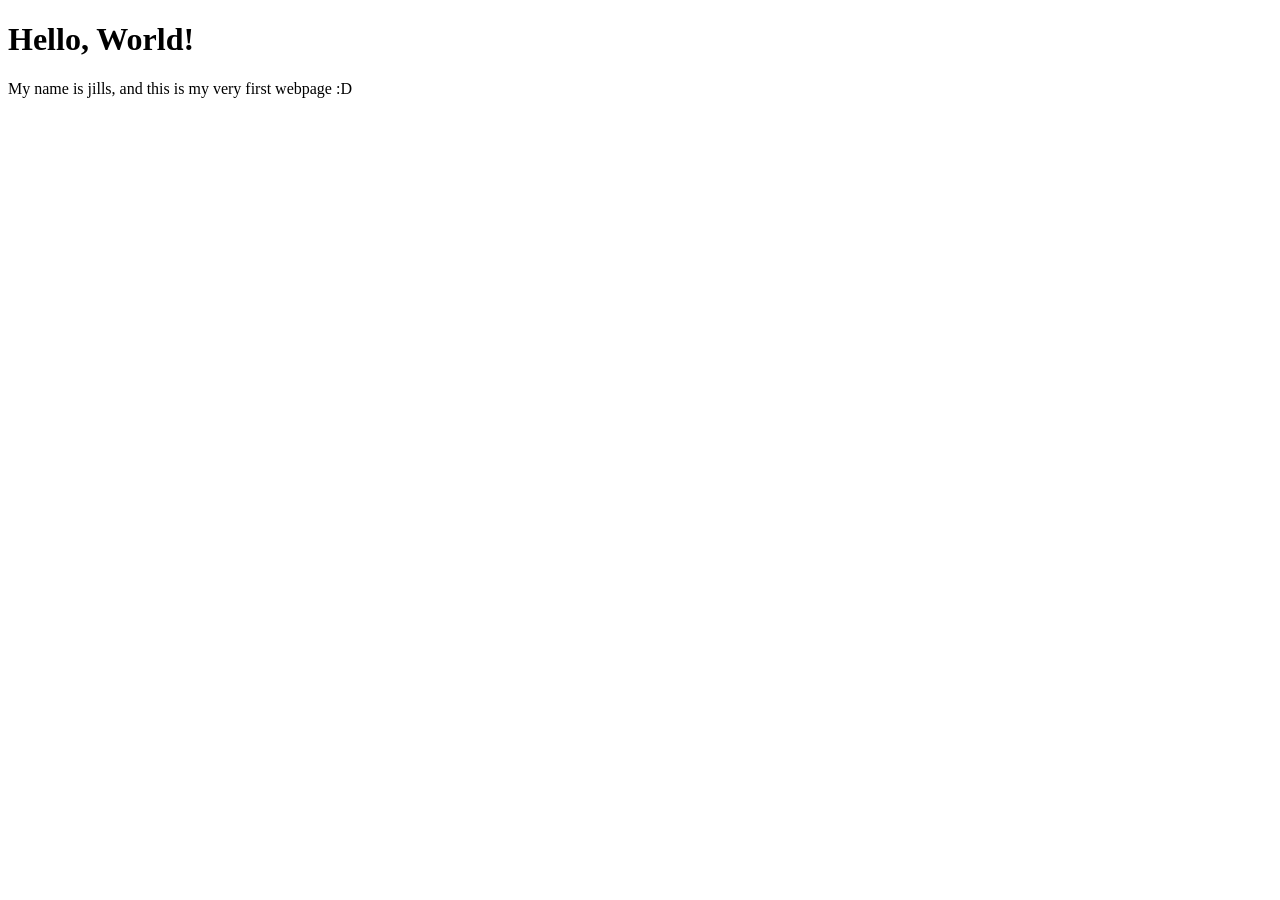
<file: Section-01-Welcome_and_first_steps/code-snippets/index.html>
<!doctype html>
<html lang="en">
  <head>
    <meta charset="UTF-8" />
    <meta name="viewport" content="width=device-width, initial-scale=1.0" />
    <title>My first webpage</title>
  </head>
  <body>
    <h1>Hello, World!</h1>
    <p>My name is jills, and this is my very first webpage :D</p>
  </body>
</html>
</file>
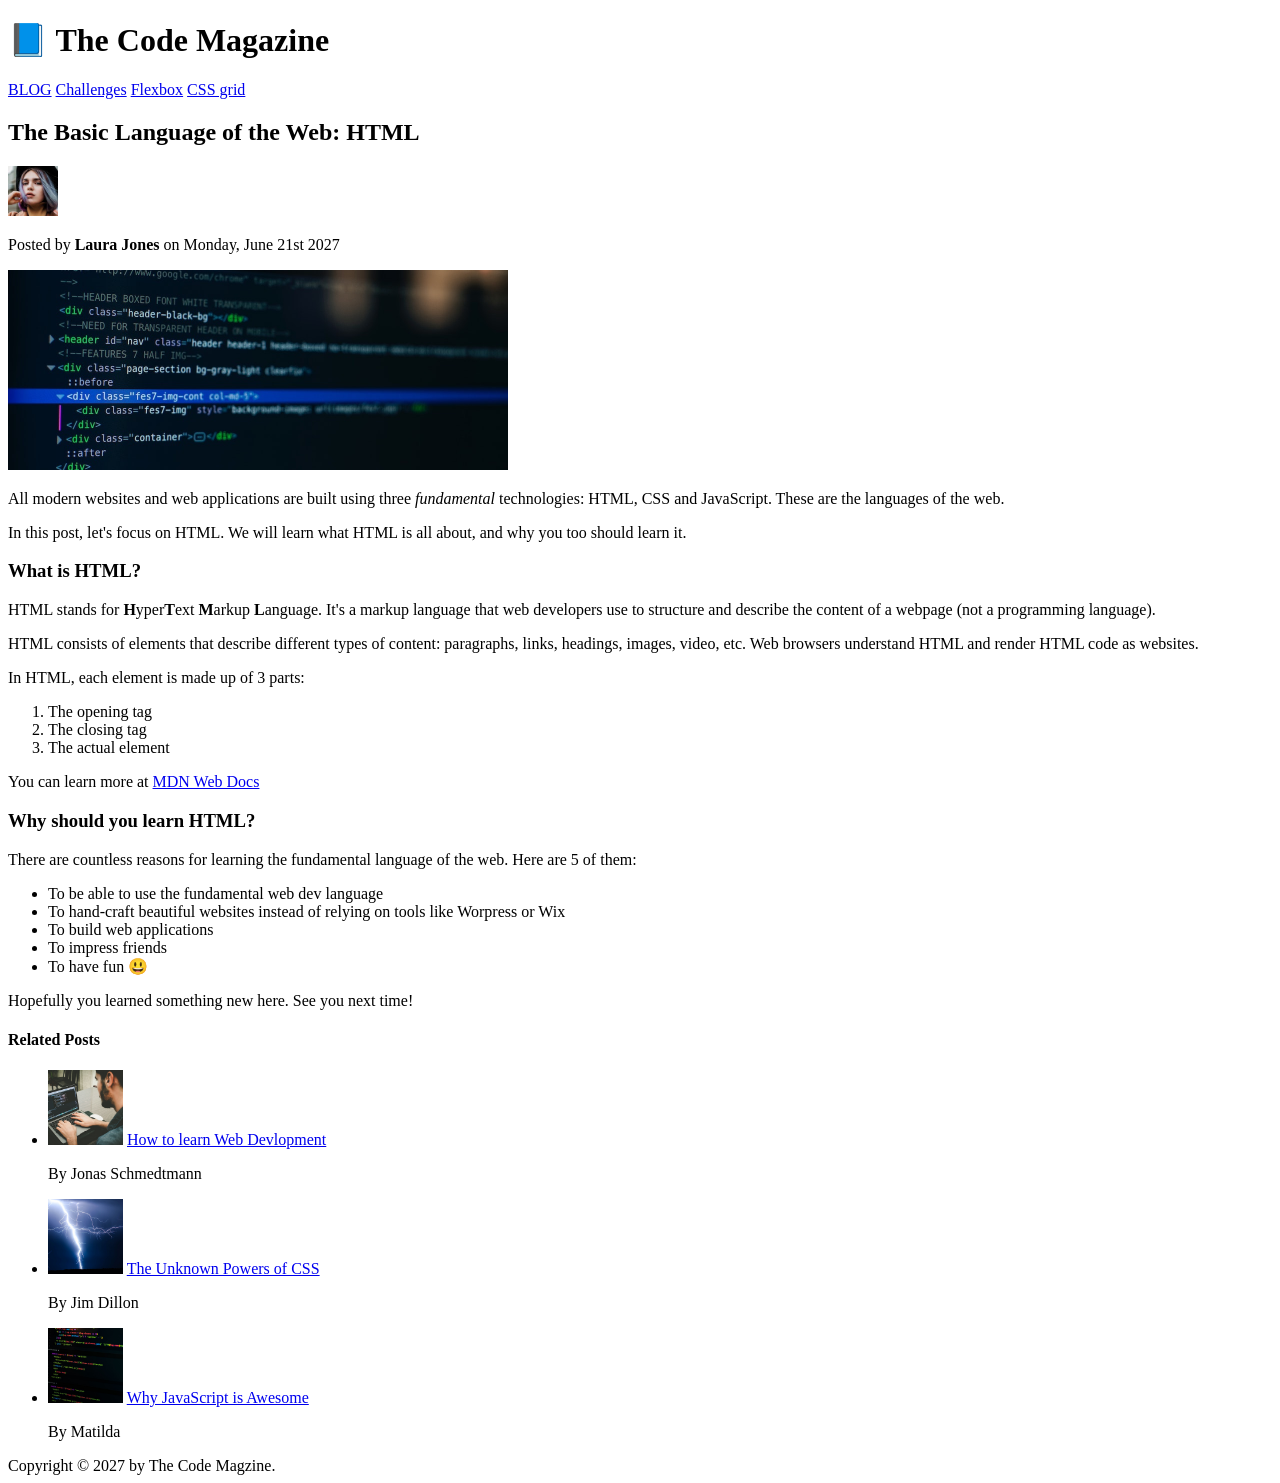
<file: Section-02-HTML_Fundamentals/code-snippets/index.html>
<!doctype html>
<html lang="en">
  <head>
    <meta charset="UTF-8" />
    <title>The Basic Language of the Web: HTML</title>
  </head>

  <body>
    <!-- <h1>The Basic Language of the Web: HTML</h1>
    <h2>The Basic Language of the Web: HTML</h2>
    <h3>The Basic Language of the Web: HTML</h3>
    <h4>The Basic Language of the Web: HTML</h4>
    <h5>The Basic Language of the Web: HTML</h5>
    <h6>The Basic Language of the Web: HTML</h6> -->

    <header>
      <h1>📘 The Code Magazine</h1>

      <nav>
        <a href="blog.html">BLOG</a>
        <a href="#">Challenges</a>
        <a href="#">Flexbox</a>
        <a href="#">CSS grid</a>
      </nav>
    </header>

    <article>
      <header>
        <h2>The Basic Language of the Web: HTML</h2>

        <img
          src="img/laura-jones.jpg"
          alt="Headshot of laura jones"
          width="50"
          height="50"
        />

        <p>Posted by <strong>Laura Jones</strong> on Monday, June 21st 2027</p>

        <img
          src="img/post-img.jpg"
          alt="HTML code on a screen"
          width="500"
          height="200"
        />
      </header>

      <p>
        All modern websites and web applications are built using three
        <em>fundamental</em>
        technologies: HTML, CSS and JavaScript. These are the languages of the
        web.
      </p>

      <p>
        In this post, let's focus on HTML. We will learn what HTML is all about,
        and why you too should learn it.
      </p>

      <h3>What is HTML?</h3>

      <p>
        HTML stands for <strong>H</strong>yper<strong>T</strong>ext
        <strong>M</strong>arkup <strong>L</strong>anguage. It's a markup
        language that web developers use to structure and describe the content
        of a webpage (not a programming language).
      </p>

      <p>
        HTML consists of elements that describe different types of content:
        paragraphs, links, headings, images, video, etc. Web browsers understand
        HTML and render HTML code as websites.
      </p>

      <p>In HTML, each element is made up of 3 parts:</p>

      <ol>
        <li>The opening tag</li>
        <li>The closing tag</li>
        <li>The actual element</li>
      </ol>

      <p>
        You can learn more at
        <a
          href="https://developer.mozilla.org/en-US/docs/Web/HTML"
          target="_blank"
          >MDN Web Docs</a
        >
      </p>

      <h3>Why should you learn HTML?</h3>

      <p>
        There are countless reasons for learning the fundamental language of the
        web. Here are 5 of them:
      </p>

      <ul>
        <li>To be able to use the fundamental web dev language</li>
        <li>
          To hand-craft beautiful websites instead of relying on tools like
          Worpress or Wix
        </li>
        <li>To build web applications</li>
        <li>To impress friends</li>
        <li>To have fun 😃</li>
      </ul>

      <p>Hopefully you learned something new here. See you next time!</p>
    </article>

    <aside>
      <h4>Related Posts</h4>

      <ul>
        <li>
          <img
            src="img/related-1.jpg"
            alt="A Man working on computer"
            width="75"
            height="75"
          />
          <a href="#" target="_blank">How to learn Web Devlopment</a>
          <p>By Jonas Schmedtmann</p>
        </li>
        <li>
          <img
            src="img/related-2.jpg"
            alt="Lightning in the sky"
            width="75"
            height="75"
          />
          <a href="#" target="_blank">The Unknown Powers of CSS</a>
          <p>By Jim Dillon</p>
        </li>
        <li>
          <img
            src="img/related-3.jpg"
            alt="Some code on the laptop screen"
            width="75"
            height="75"
          />
          <a href="#" target="_blank">Why JavaScript is Awesome</a>
          <p>By Matilda</p>
        </li>
      </ul>
    </aside>

    <footer>Copyright &copy; 2027 by The Code Magzine.</footer>
  </body>
</html>
</file>
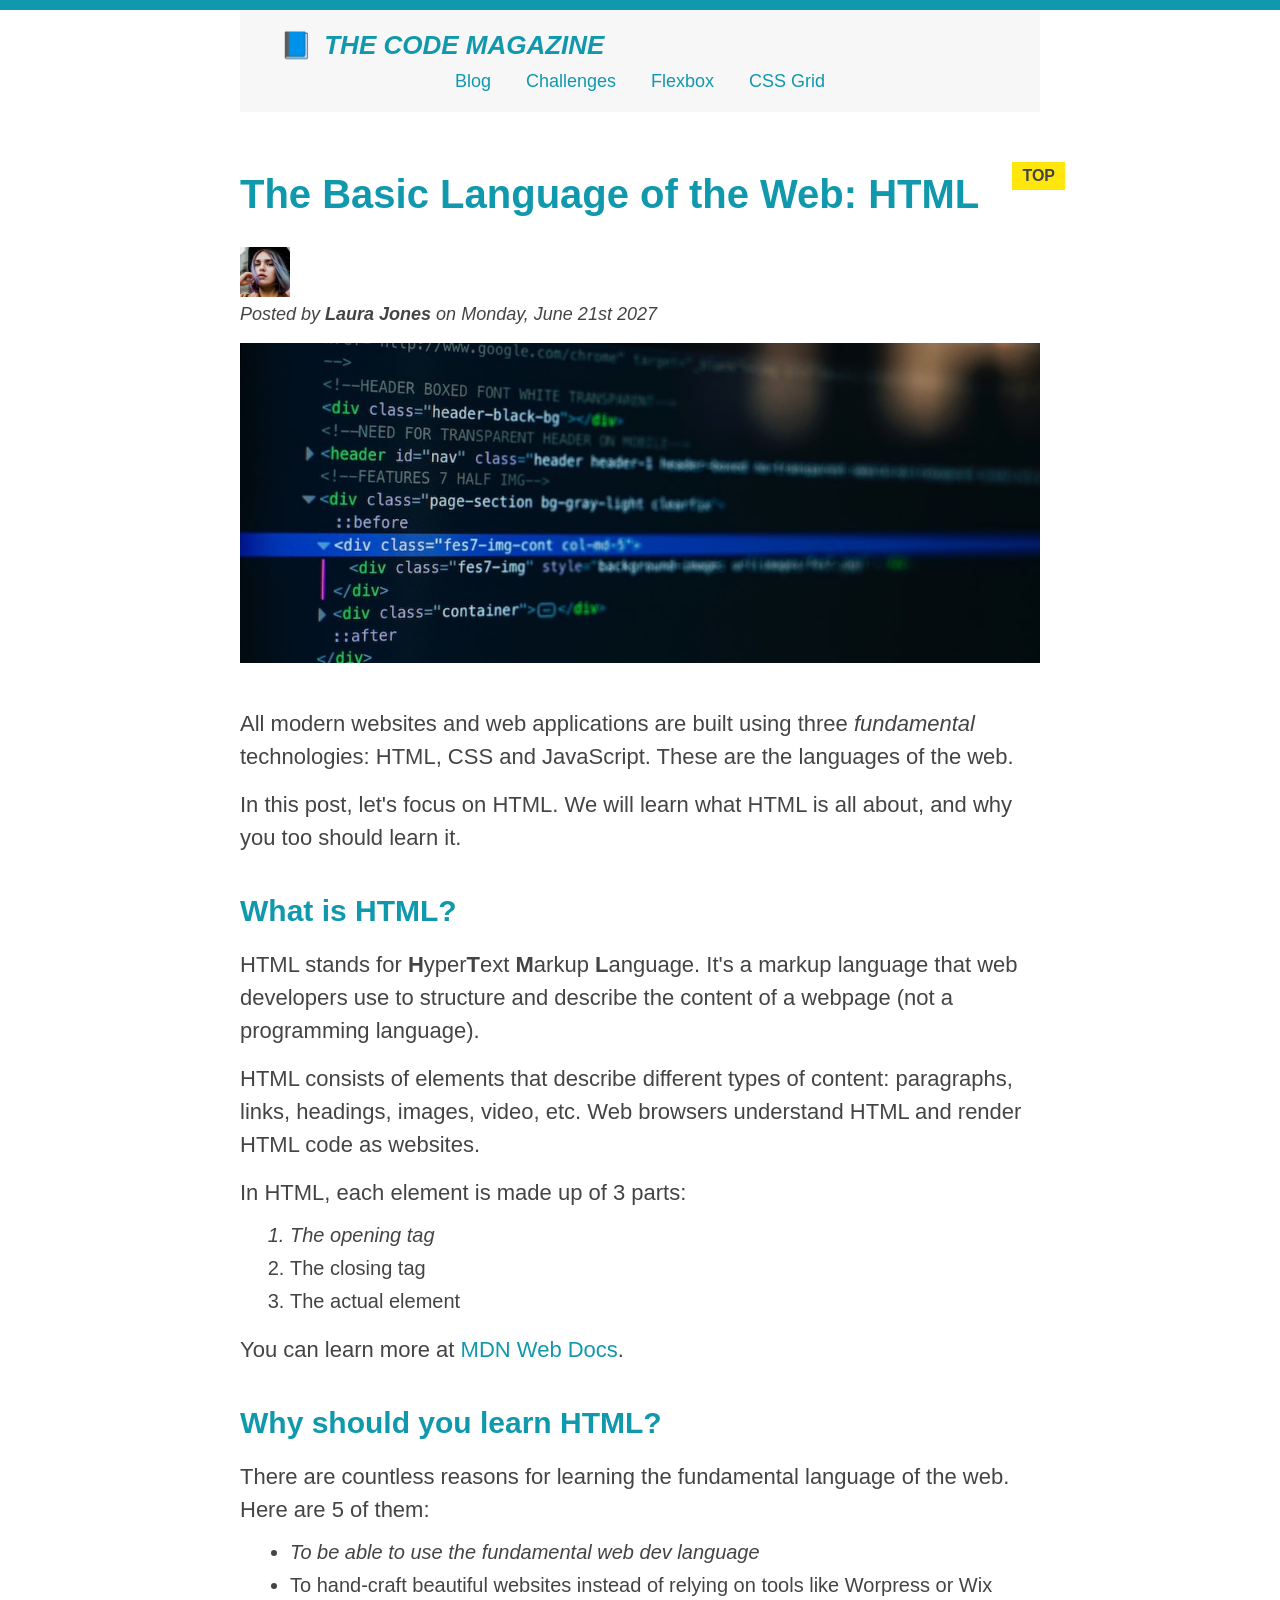
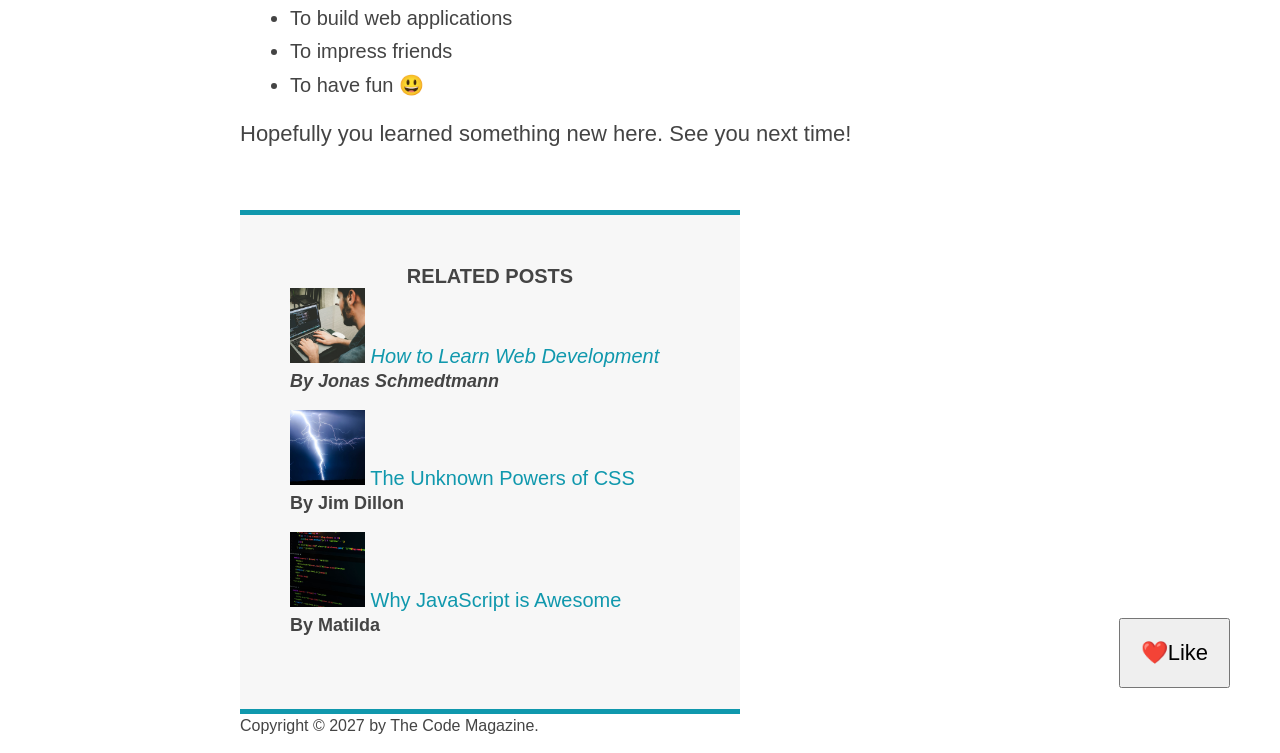
<file: Section-03-CSS_Fundamentals/code-snippets/index.html>
<!doctype html>
<html lang="en">
  <head>
    <meta charset="UTF-8" />
    <link href="style.css" rel="stylesheet" />

    <title>The Basic Language of the Web: HTML</title>
  </head>

  <body>
    <!--
    <h1>The Basic Language of the Web: HTML</h1>
    <h2>The Basic Language of the Web: HTML</h2>
    <h3>The Basic Language of the Web: HTML</h3>
    <h4>The Basic Language of the Web: HTML</h4>
    <h5>The Basic Language of the Web: HTML</h5>
    <h6>The Basic Language of the Web: HTML</h6>
    -->

    <div class="container">
      <header class="main-header">
        <h1>📘 The Code Magazine</h1>

        <nav>
          <a href="blog.html">Blog</a>
          <a href="#">Challenges</a>
          <a href="#">Flexbox</a>
          <a href="#">CSS Grid</a>
        </nav>
      </header>

      <article>
        <header class="post-header">
          <!-- <a>test</a> -->
          <!-- <p>Test</p> -->
          <h2>The Basic Language of the Web: HTML</h2>

          <img
            src="img/laura-jones.jpg"
            alt="Headshot of Laura Jones"
            height="50"
            width="50"
          />

          <p id="author">
            Posted by <strong>Laura Jones</strong> on Monday, June 21st 2027
          </p>

          <img
            src="img/post-img.jpg"
            alt="HTML code on a screen"
            width="500"
            height="200"
            class="post-img"
          />
        </header>

        <p>
          All modern websites and web applications are built using three
          <em>fundamental</em>
          technologies: HTML, CSS and JavaScript. These are the languages of the
          web.
        </p>

        <p>
          In this post, let's focus on HTML. We will learn what HTML is all
          about, and why you too should learn it.
        </p>

        <h3>What is HTML?</h3>
        <p>
          HTML stands for <strong>H</strong>yper<strong>T</strong>ext
          <strong>M</strong>arkup <strong>L</strong>anguage. It's a markup
          language that web developers use to structure and describe the content
          of a webpage (not a programming language).
        </p>
        <p>
          HTML consists of elements that describe different types of content:
          paragraphs, links, headings, images, video, etc. Web browsers
          understand HTML and render HTML code as websites.
        </p>
        <p>In HTML, each element is made up of 3 parts:</p>

        <ol>
          <li class="first-li">The opening tag</li>
          <li>The closing tag</li>
          <li>The actual element</li>
        </ol>

        <p>
          You can learn more at
          <a
            href="https://developer.mozilla.org/en-US/docs/Web/HTML"
            target="_blank"
            >MDN Web Docs</a
          >.
        </p>

        <h3>Why should you learn HTML?</h3>

        <p>
          There are countless reasons for learning the fundamental language of
          the web. Here are 5 of them:
        </p>

        <ul>
          <li class="first-li">
            To be able to use the fundamental web dev language
          </li>
          <li>
            To hand-craft beautiful websites instead of relying on tools like
            Worpress or Wix
          </li>
          <li>To build web applications</li>
          <li>To impress friends</li>
          <li>To have fun 😃</li>
        </ul>

        <p>Hopefully you learned something new here. See you next time!</p>
      </article>

      <aside>
        <h4>Related posts</h4>

        <ul class="related">
          <li>
            <img
              src="img/related-1.jpg"
              alt="Person programming"
              width="75"
              height="75"
            />
            <a href="#">How to Learn Web Development</a>
            <p class="related-author">By Jonas Schmedtmann</p>
          </li>
          <li>
            <img
              src="img/related-2.jpg"
              alt="Lightning"
              width="75"
              height="75"
            />
            <a href="#">The Unknown Powers of CSS</a>
            <p class="related-author">By Jim Dillon</p>
          </li>
          <li>
            <img
              src="img/related-3.jpg"
              alt="JavaScript code on a screen"
              width="75"
              height="75"
            />
            <a href="#">Why JavaScript is Awesome</a>
            <p class="related-author">By Matilda</p>
          </li>
        </ul>
      </aside>

      <footer>
        <p id="copyright" class="copyright text">
          Copyright &copy; 2027 by The Code Magazine.
        </p>
      </footer>
    </div>
    <button>❤️Like</button>
  </body>
</html>
</file>
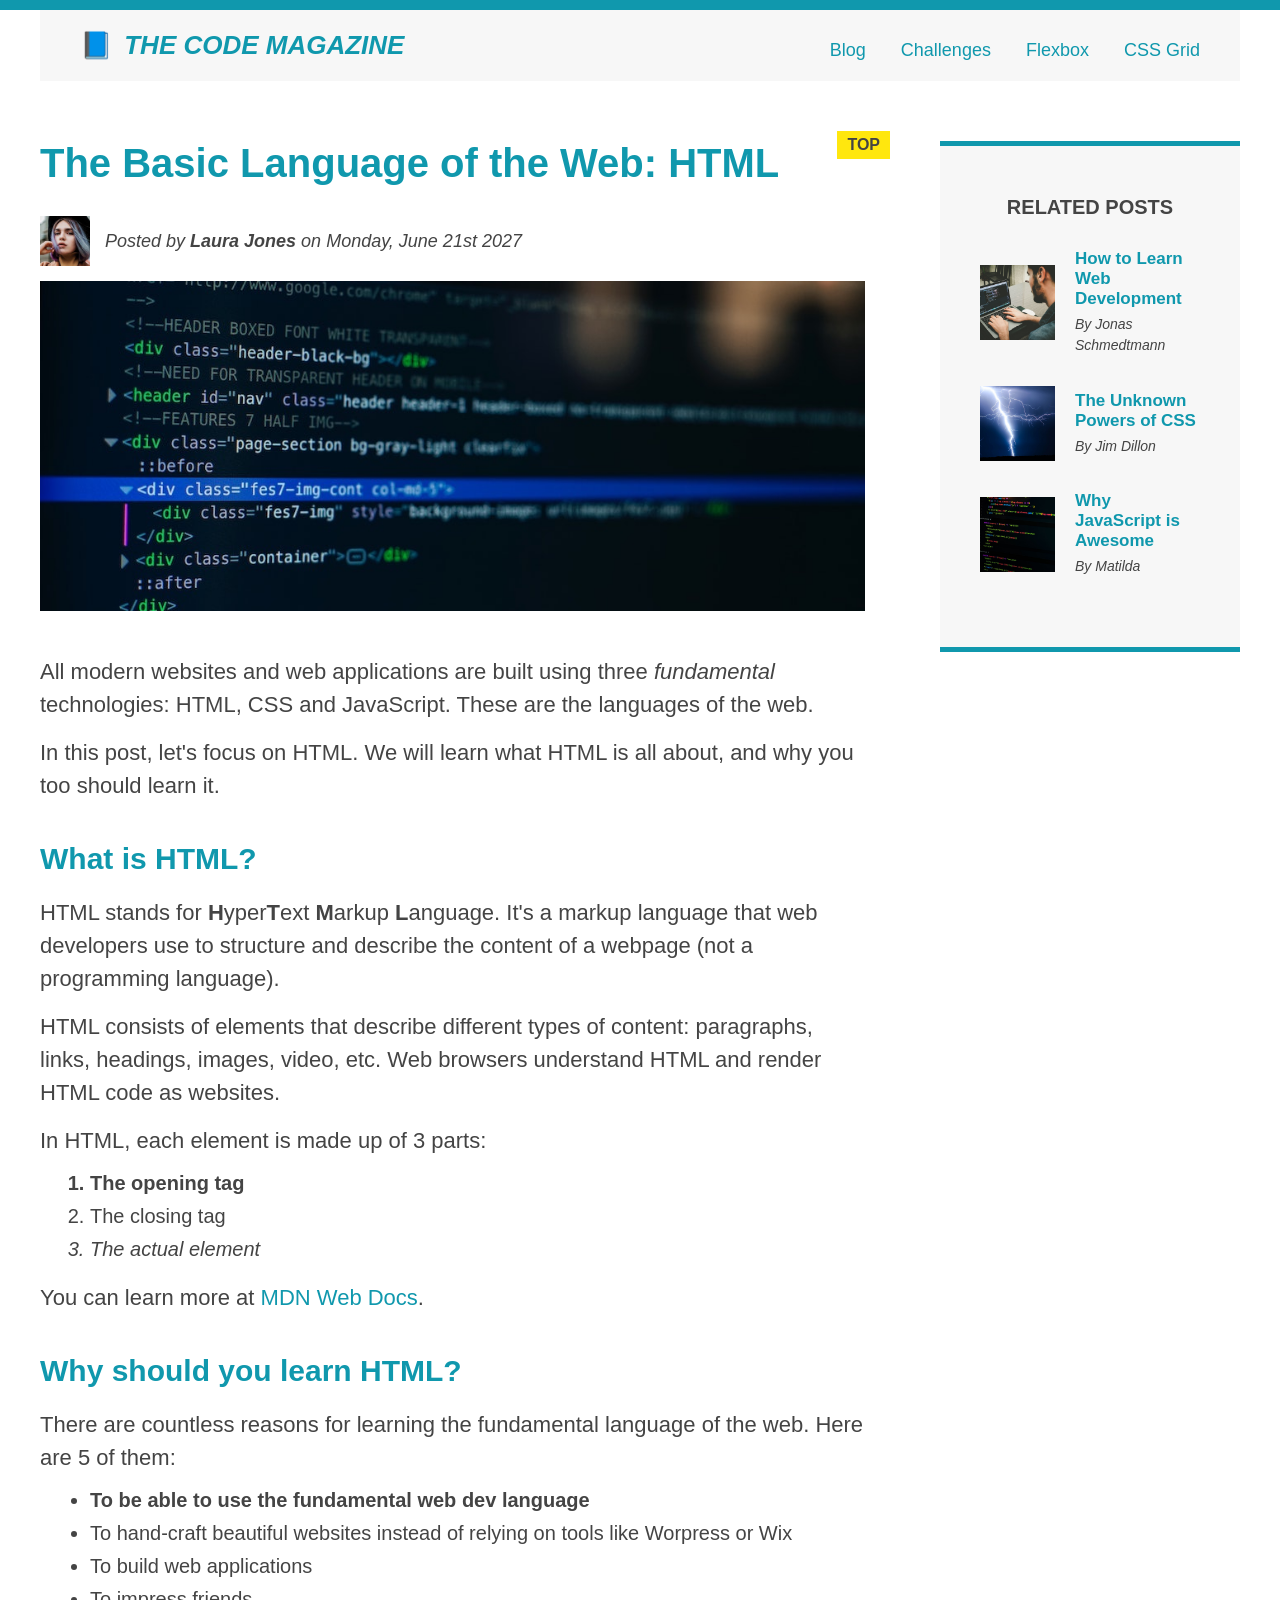
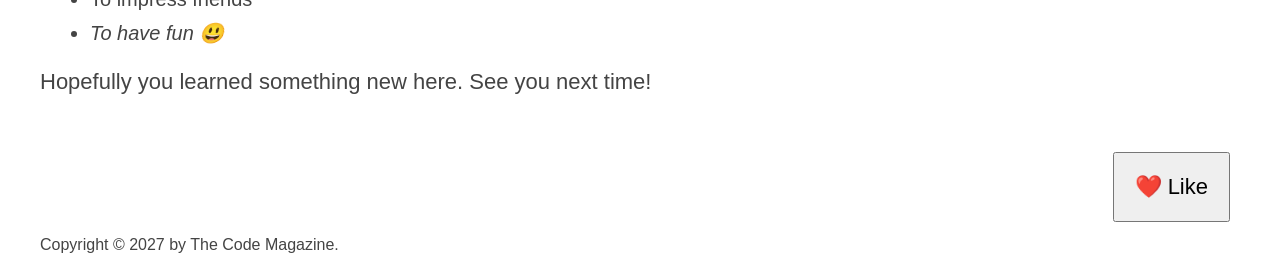
<file: Section-04-Layouts/code-snippets/index.html>
<!doctype html>
<html lang="en">
  <head>
    <meta charset="UTF-8" />
    <link href="style.css" rel="stylesheet" />

    <title>The Basic Language of the Web: HTML</title>
  </head>

  <body>
    <!--
    <h1>The Basic Language of the Web: HTML</h1>
    <h2>The Basic Language of the Web: HTML</h2>
    <h3>The Basic Language of the Web: HTML</h3>
    <h4>The Basic Language of the Web: HTML</h4>
    <h5>The Basic Language of the Web: HTML</h5>
    <h6>The Basic Language of the Web: HTML</h6>
    -->

    <div class="container">
      <header class="main-header clearfix">
        <h1>📘 The Code Magazine</h1>

        <nav>
          <!-- <strong>This is the navigation</strong> -->
          <a href="blog.html">Blog</a>
          <a href="#">Challenges</a>
          <a href="flexbox.html">Flexbox</a>
          <a href="css-grid.html">CSS Grid</a>
        </nav>

        <!-- <div class="clear"></div> -->
      </header>
      <!-- ONLY NECESSARY FOR FLEXBOX -->
      <!-- <div class="row"> -->
      <article>
        <header class="post-header">
          <h2>The Basic Language of the Web: HTML</h2>

          <div class="author-box">
            <img
              src="img/laura-jones.jpg"
              alt="Headshot of Laura Jones"
              height="50"
              width="50"
              class="author-img"
            />

            <p id="author" class="author">
              Posted by <strong>Laura Jones</strong> on Monday, June 21st 2027
            </p>
          </div>

          <img
            src="img/post-img.jpg"
            alt="HTML code on a screen"
            width="500"
            height="200"
            class="post-img"
          />
          <button>❤️ Like</button>
        </header>

        <p>
          All modern websites and web applications are built using three
          <em>fundamental</em>
          technologies: HTML, CSS and JavaScript. These are the languages of the
          web.
        </p>

        <p>
          In this post, let's focus on HTML. We will learn what HTML is all
          about, and why you too should learn it.
        </p>

        <h3>What is HTML?</h3>
        <p>
          HTML stands for <strong>H</strong>yper<strong>T</strong>ext
          <strong>M</strong>arkup <strong>L</strong>anguage. It's a markup
          language that web developers use to structure and describe the content
          of a webpage (not a programming language).
        </p>
        <p>
          HTML consists of elements that describe different types of content:
          paragraphs, links, headings, images, video, etc. Web browsers
          understand HTML and render HTML code as websites.
        </p>
        <p>In HTML, each element is made up of 3 parts:</p>

        <ol>
          <li class="first-li">The opening tag</li>
          <li>The closing tag</li>
          <li>The actual element</li>
        </ol>

        <p>
          You can learn more at
          <a
            href="https://developer.mozilla.org/en-US/docs/Web/HTML"
            target="_blank"
            >MDN Web Docs</a
          >.
        </p>

        <h3>Why should you learn HTML?</h3>

        <p>
          There are countless reasons for learning the fundamental language of
          the web. Here are 5 of them:
        </p>

        <ul>
          <li class="first-li">
            To be able to use the fundamental web dev language
          </li>
          <li>
            To hand-craft beautiful websites instead of relying on tools like
            Worpress or Wix
          </li>
          <li>To build web applications</li>
          <li>To impress friends</li>
          <li>To have fun 😃</li>
        </ul>

        <p>Hopefully you learned something new here. See you next time!</p>
      </article>
      <aside>
        <h4>Related posts</h4>

        <ul class="related">
          <li class="related-post">
            <img
              src="img/related-1.jpg"
              alt="Person programming"
              width="75"
              height="75"
            />
            <div>
              <a href="#" class="related-link">How to Learn Web Development</a>
              <p class="related-author">By Jonas Schmedtmann</p>
            </div>
          </li>
          <li class="related-post">
            <img
              src="img/related-2.jpg"
              alt="Lightning"
              width="75"
              height="75"
            />
            <div>
              <a href="#" class="related-link">The Unknown Powers of CSS</a>
              <p class="related-author">By Jim Dillon</p>
            </div>
          </li>
          <li class="related-post">
            <img
              src="img/related-3.jpg"
              alt="JavaScript code on a screen"
              width="75"
              height="75"
            />
            <div>
              <a href="#" class="related-link">Why JavaScript is Awesome</a>
              <p class="related-author">By Matilda</p>
            </div>
          </li>
        </ul>
      </aside>
      <!-- </div> -->

      <footer>
        <p id="copyright" class="copyright text">
          Copyright &copy; 2027 by The Code Magazine.
        </p>
      </footer>
    </div>
  </body>
</html>
</file>
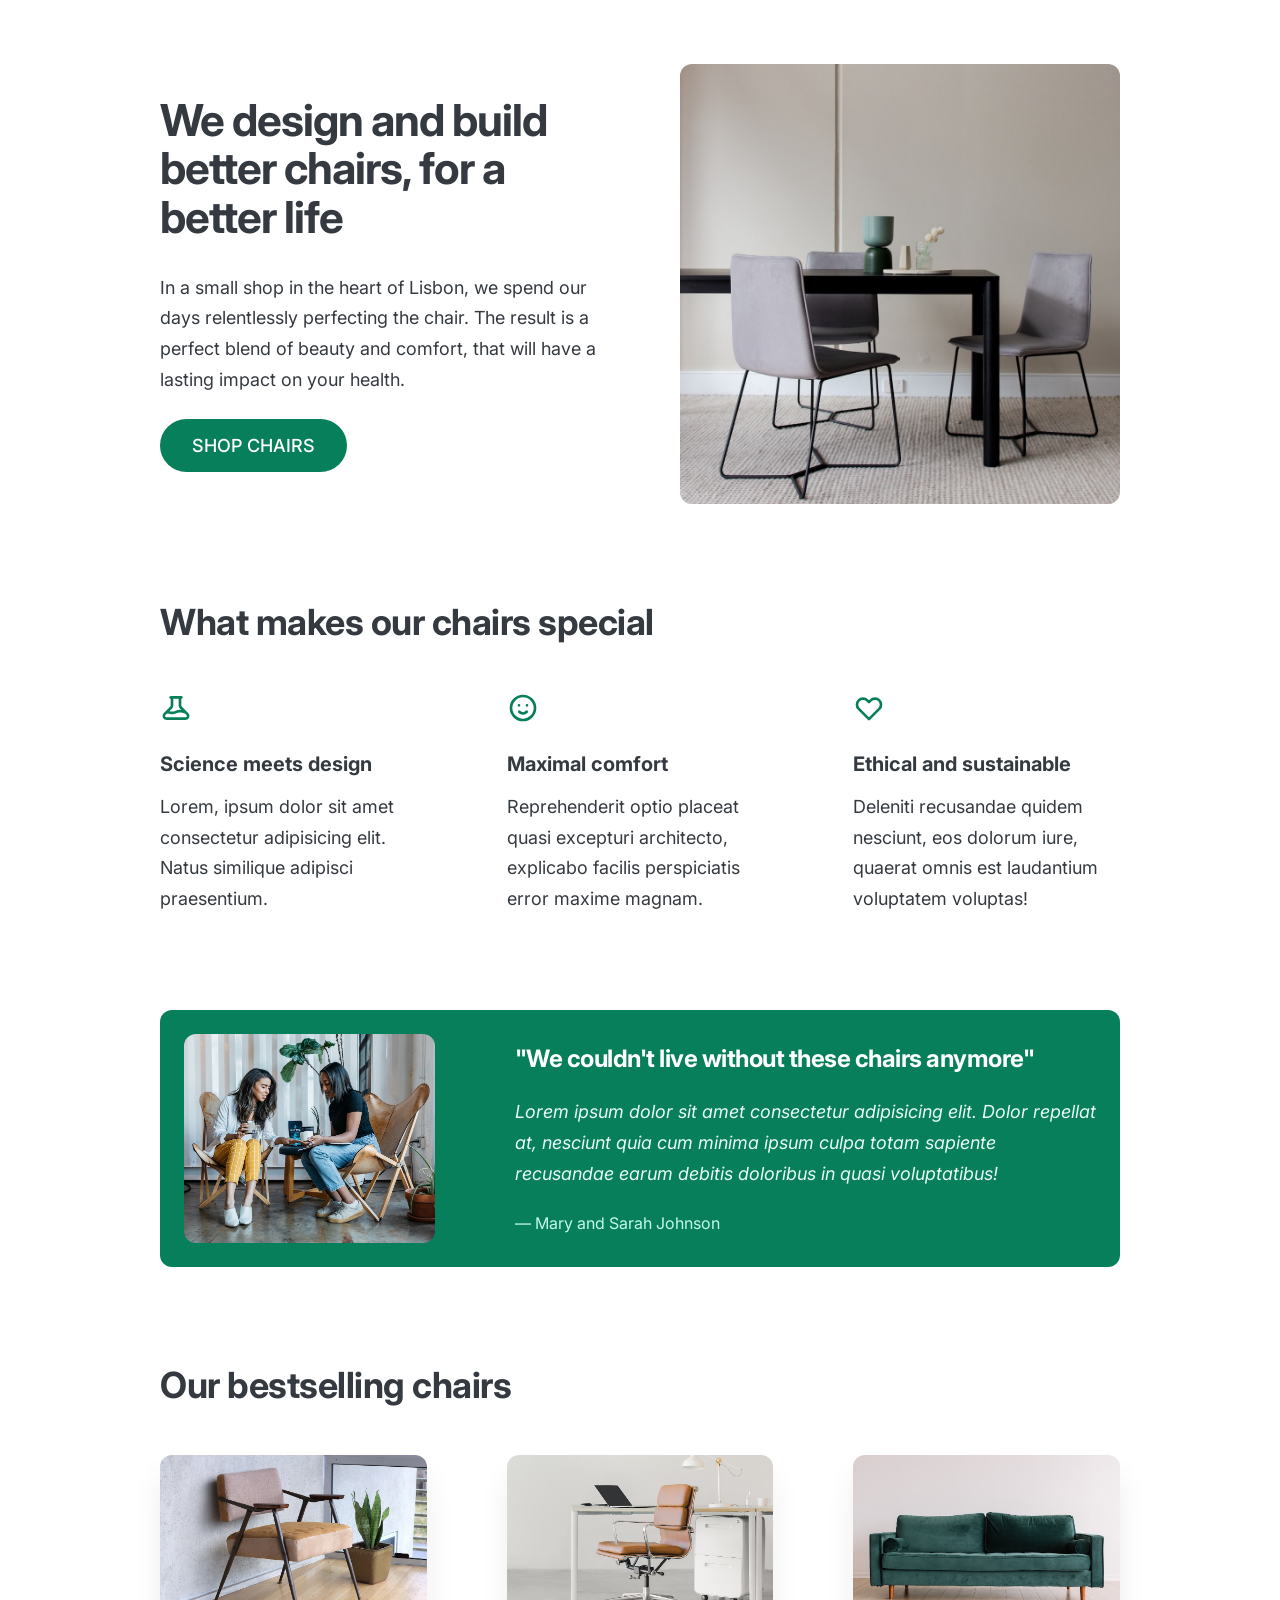
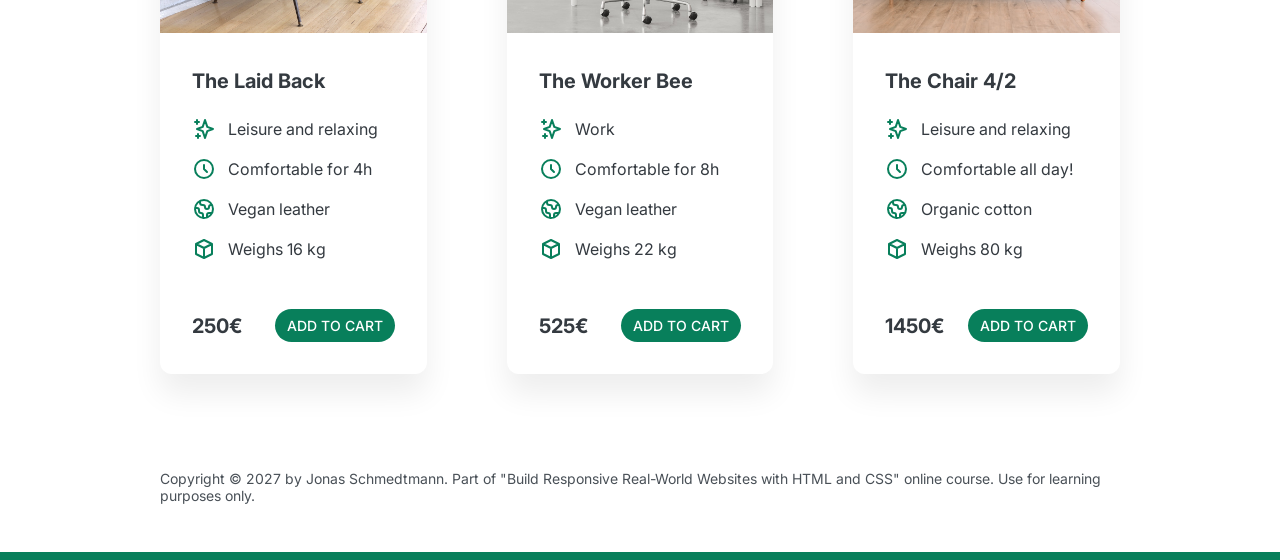
<file: Section-05-Web_Design_Rules_and_Framework/code-snippets/index.html>
<!DOCTYPE html>
<html lang="en">
  <head>
    <meta charset="UTF-8" />
    <meta http-equiv="X-UA-Compatible" content="IE=edge" />
    <meta name="viewport" content="width=device-width, initial-scale=1.0" />

    <link rel="preconnect" href="https://fonts.gstatic.com" />
    <link
      href="https://fonts.googleapis.com/css2?family=Inter:wght@400;500;700&display=swap"
      rel="stylesheet"
    />

    <link rel="stylesheet" href="style.css" />
    <title>Lisbon Chair Shop</title>
  </head>
  <body>
    <div class="container">
      <header>
        <div class="header-text-box">
          <h1>We design and build better chairs, for a better life</h1>
          <p class="header-text">
            In a small shop in the heart of Lisbon, we spend our days
            relentlessly perfecting the chair. The result is a perfect blend of
            beauty and comfort, that will have a lasting impact on your health.
          </p>
          <a class="btn btn--big" href="#">Shop chairs</a>
        </div>
        <img src="hero.jpg" alt="Photo" />
      </header>

      <section>
        <h2>What makes our chairs special</h2>
        <div class="grid-3-cols">
          <div>
            <svg
              xmlns="http://www.w3.org/2000/svg"
              class="features-icon"
              fill="none"
              viewBox="0 0 24 24"
              stroke="currentColor"
            >
              <path
                stroke-linecap="round"
                stroke-linejoin="round"
                stroke-width="2"
                d="M19.428 15.428a2 2 0 00-1.022-.547l-2.387-.477a6 6 0 00-3.86.517l-.318.158a6 6 0 01-3.86.517L6.05 15.21a2 2 0 00-1.806.547M8 4h8l-1 1v5.172a2 2 0 00.586 1.414l5 5c1.26 1.26.367 3.414-1.415 3.414H4.828c-1.782 0-2.674-2.154-1.414-3.414l5-5A2 2 0 009 10.172V5L8 4z"
              />
            </svg>
            <p class="features-title"><strong>Science meets design</strong></p>
            <p class="features-text">
              Lorem, ipsum dolor sit amet consectetur adipisicing elit. Natus
              similique adipisci praesentium.
            </p>
          </div>

          <div>
            <svg
              xmlns="http://www.w3.org/2000/svg"
              class="features-icon"
              fill="none"
              viewBox="0 0 24 24"
              stroke="currentColor"
            >
              <path
                stroke-linecap="round"
                stroke-linejoin="round"
                stroke-width="2"
                d="M14.828 14.828a4 4 0 01-5.656 0M9 10h.01M15 10h.01M21 12a9 9 0 11-18 0 9 9 0 0118 0z"
              />
            </svg>
            <p class="features-title">
              <strong>Maximal comfort</strong>
            </p>
            <p class="features-text">
              Reprehenderit optio placeat quasi excepturi architecto, explicabo
              facilis perspiciatis error maxime magnam.
            </p>
          </div>

          <div>
            <svg
              xmlns="http://www.w3.org/2000/svg"
              class="features-icon"
              fill="none"
              viewBox="0 0 24 24"
              stroke="currentColor"
            >
              <path
                stroke-linecap="round"
                stroke-linejoin="round"
                stroke-width="2"
                d="M4.318 6.318a4.5 4.5 0 000 6.364L12 20.364l7.682-7.682a4.5 4.5 0 00-6.364-6.364L12 7.636l-1.318-1.318a4.5 4.5 0 00-6.364 0z"
              />
            </svg>
            <p class="features-title">
              <strong>Ethical and sustainable</strong>
            </p>
            <p class="features-text">
              Deleniti recusandae quidem nesciunt, eos dolorum iure, quaerat
              omnis est laudantium voluptatem voluptas!
            </p>
          </div>
        </div>
      </section>

      <section class="testimonial-section">
        <div class="grid-3-cols">
          <img src="customers.jpg" alt="People sitting on chairs" />
          <div class="testimonial-box">
            <h2>"We couldn't live without these chairs anymore"</h2>
            <blockquote class="testimonial-text">
              Lorem ipsum dolor sit amet consectetur adipisicing elit. Dolor
              repellat at, nesciunt quia cum minima ipsum culpa totam sapiente
              recusandae earum debitis doloribus in quasi voluptatibus!
            </blockquote>
            <p class="testimonial-author">&mdash; Mary and Sarah Johnson</p>
          </div>
        </div>
      </section>

      <section>
        <h2>Our bestselling chairs</h2>
        <div class="grid-3-cols">
          <figure class="chair">
            <img src="chair-1.jpg" alt="Chair" />
            <div class="chair-box">
              <h3>The Laid Back</h3>
              <ul class="chair-details">
                <li>
                  <svg
                    xmlns="http://www.w3.org/2000/svg"
                    class="chair-icon"
                    fill="none"
                    viewBox="0 0 24 24"
                    stroke="currentColor"
                  >
                    <path
                      stroke-linecap="round"
                      stroke-linejoin="round"
                      stroke-width="2"
                      d="M5 3v4M3 5h4M6 17v4m-2-2h4m5-16l2.286 6.857L21 12l-5.714 2.143L13 21l-2.286-6.857L5 12l5.714-2.143L13 3z"
                    />
                  </svg>
                  <!-- Span is a generic INLINE text element, it doesn't have any meaning. It's like a div element, but inline -->
                  <span>Leisure and relaxing</span>
                </li>
                <li>
                  <svg
                    xmlns="http://www.w3.org/2000/svg"
                    class="chair-icon"
                    fill="none"
                    viewBox="0 0 24 24"
                    stroke="currentColor"
                  >
                    <path
                      stroke-linecap="round"
                      stroke-linejoin="round"
                      stroke-width="2"
                      d="M12 8v4l3 3m6-3a9 9 0 11-18 0 9 9 0 0118 0z"
                    />
                  </svg>
                  <span>Comfortable for 4h</span>
                </li>
                <li>
                  <svg
                    xmlns="http://www.w3.org/2000/svg"
                    class="chair-icon"
                    fill="none"
                    viewBox="0 0 24 24"
                    stroke="currentColor"
                  >
                    <path
                      stroke-linecap="round"
                      stroke-linejoin="round"
                      stroke-width="2"
                      d="M3.055 11H5a2 2 0 012 2v1a2 2 0 002 2 2 2 0 012 2v2.945M8 3.935V5.5A2.5 2.5 0 0010.5 8h.5a2 2 0 012 2 2 2 0 104 0 2 2 0 012-2h1.064M15 20.488V18a2 2 0 012-2h3.064M21 12a9 9 0 11-18 0 9 9 0 0118 0z"
                    />
                  </svg>
                  <span>Vegan leather</span>
                </li>
                <li>
                  <svg
                    xmlns="http://www.w3.org/2000/svg"
                    class="chair-icon"
                    fill="none"
                    viewBox="0 0 24 24"
                    stroke="currentColor"
                  >
                    <path
                      stroke-linecap="round"
                      stroke-linejoin="round"
                      stroke-width="2"
                      d="M20 7l-8-4-8 4m16 0l-8 4m8-4v10l-8 4m0-10L4 7m8 4v10M4 7v10l8 4"
                    />
                  </svg>
                  <span>Weighs 16 kg</span>
                </li>
              </ul>
              <div class="chair-price">
                <strong>250€</strong>
                <a href="#" class="btn btn--small">Add to cart</a>
              </div>
            </div>
          </figure>

          <figure class="chair">
            <img src="chair-2.jpg" alt="Chair" />
            <div class="chair-box">
              <h3>The Worker Bee</h3>
              <ul class="chair-details">
                <li>
                  <svg
                    xmlns="http://www.w3.org/2000/svg"
                    class="chair-icon"
                    fill="none"
                    viewBox="0 0 24 24"
                    stroke="currentColor"
                  >
                    <path
                      stroke-linecap="round"
                      stroke-linejoin="round"
                      stroke-width="2"
                      d="M5 3v4M3 5h4M6 17v4m-2-2h4m5-16l2.286 6.857L21 12l-5.714 2.143L13 21l-2.286-6.857L5 12l5.714-2.143L13 3z"
                    />
                  </svg>
                  <span>Work</span>
                </li>
                <li>
                  <svg
                    xmlns="http://www.w3.org/2000/svg"
                    class="chair-icon"
                    fill="none"
                    viewBox="0 0 24 24"
                    stroke="currentColor"
                  >
                    <path
                      stroke-linecap="round"
                      stroke-linejoin="round"
                      stroke-width="2"
                      d="M12 8v4l3 3m6-3a9 9 0 11-18 0 9 9 0 0118 0z"
                    />
                  </svg>
                  <span>Comfortable for 8h</span>
                </li>
                <li>
                  <svg
                    xmlns="http://www.w3.org/2000/svg"
                    class="chair-icon"
                    fill="none"
                    viewBox="0 0 24 24"
                    stroke="currentColor"
                  >
                    <path
                      stroke-linecap="round"
                      stroke-linejoin="round"
                      stroke-width="2"
                      d="M3.055 11H5a2 2 0 012 2v1a2 2 0 002 2 2 2 0 012 2v2.945M8 3.935V5.5A2.5 2.5 0 0010.5 8h.5a2 2 0 012 2 2 2 0 104 0 2 2 0 012-2h1.064M15 20.488V18a2 2 0 012-2h3.064M21 12a9 9 0 11-18 0 9 9 0 0118 0z"
                    />
                  </svg>
                  <span>Vegan leather</span>
                </li>
                <li>
                  <svg
                    xmlns="http://www.w3.org/2000/svg"
                    class="chair-icon"
                    fill="none"
                    viewBox="0 0 24 24"
                    stroke="currentColor"
                  >
                    <path
                      stroke-linecap="round"
                      stroke-linejoin="round"
                      stroke-width="2"
                      d="M20 7l-8-4-8 4m16 0l-8 4m8-4v10l-8 4m0-10L4 7m8 4v10M4 7v10l8 4"
                    />
                  </svg>
                  <span>Weighs 22 kg</span>
                </li>
              </ul>
              <div class="chair-price">
                <strong>525€</strong>
                <a href="#" class="btn btn--small">Add to cart</a>
              </div>
            </div>
          </figure>

          <figure class="chair">
            <img src="chair-3.jpg" alt="Chair" />
            <div class="chair-box">
              <h3>The Chair 4/2</h3>
              <ul class="chair-details">
                <li>
                  <svg
                    xmlns="http://www.w3.org/2000/svg"
                    class="chair-icon"
                    fill="none"
                    viewBox="0 0 24 24"
                    stroke="currentColor"
                  >
                    <path
                      stroke-linecap="round"
                      stroke-linejoin="round"
                      stroke-width="2"
                      d="M5 3v4M3 5h4M6 17v4m-2-2h4m5-16l2.286 6.857L21 12l-5.714 2.143L13 21l-2.286-6.857L5 12l5.714-2.143L13 3z"
                    />
                  </svg>
                  <span>Leisure and relaxing</span>
                </li>
                <li>
                  <svg
                    xmlns="http://www.w3.org/2000/svg"
                    class="chair-icon"
                    fill="none"
                    viewBox="0 0 24 24"
                    stroke="currentColor"
                  >
                    <path
                      stroke-linecap="round"
                      stroke-linejoin="round"
                      stroke-width="2"
                      d="M12 8v4l3 3m6-3a9 9 0 11-18 0 9 9 0 0118 0z"
                    />
                  </svg>
                  <span>Comfortable all day!</span>
                </li>
                <li>
                  <svg
                    xmlns="http://www.w3.org/2000/svg"
                    class="chair-icon"
                    fill="none"
                    viewBox="0 0 24 24"
                    stroke="currentColor"
                  >
                    <path
                      stroke-linecap="round"
                      stroke-linejoin="round"
                      stroke-width="2"
                      d="M3.055 11H5a2 2 0 012 2v1a2 2 0 002 2 2 2 0 012 2v2.945M8 3.935V5.5A2.5 2.5 0 0010.5 8h.5a2 2 0 012 2 2 2 0 104 0 2 2 0 012-2h1.064M15 20.488V18a2 2 0 012-2h3.064M21 12a9 9 0 11-18 0 9 9 0 0118 0z"
                    />
                  </svg>
                  <span>Organic cotton</span>
                </li>
                <li>
                  <svg
                    xmlns="http://www.w3.org/2000/svg"
                    class="chair-icon"
                    fill="none"
                    viewBox="0 0 24 24"
                    stroke="currentColor"
                  >
                    <path
                      stroke-linecap="round"
                      stroke-linejoin="round"
                      stroke-width="2"
                      d="M20 7l-8-4-8 4m16 0l-8 4m8-4v10l-8 4m0-10L4 7m8 4v10M4 7v10l8 4"
                    />
                  </svg>
                  <span>Weighs 80 kg</span>
                </li>
              </ul>
              <div class="chair-price">
                <strong>1450€</strong>
                <a href="#" class="btn btn--small">Add to cart</a>
              </div>
            </div>
          </figure>
        </div>
      </section>

      <footer>
        Copyright &copy; 2027 by Jonas Schmedtmann. Part of "Build Responsive
        Real-World Websites with HTML and CSS" online course. Use for learning
        purposes only.
      </footer>
    </div>
  </body>
</html>
</file>
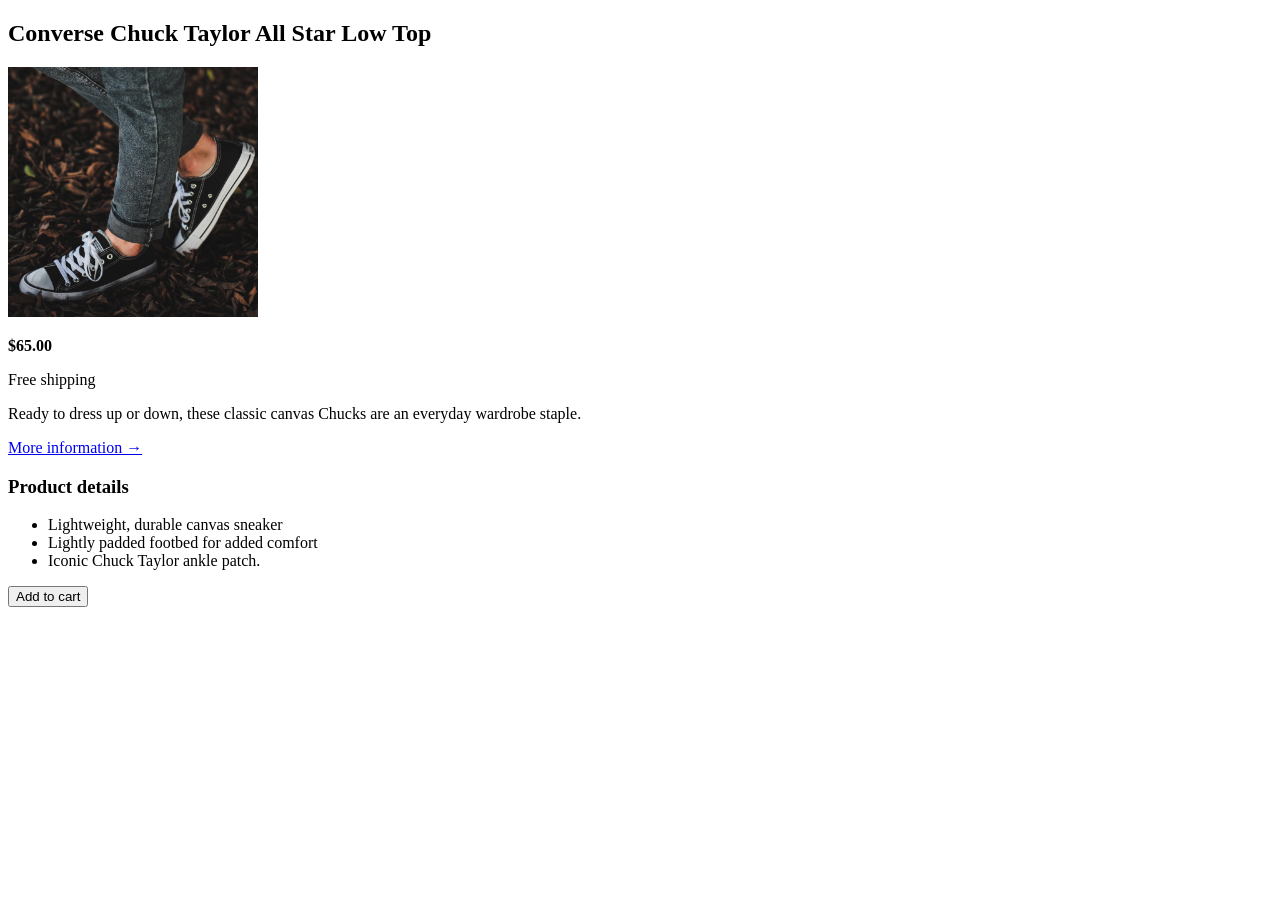
<file: Section-02-HTML_Fundamentals/code-snippets/challange2.html>
<!doctype html>
<html lang="en">
  <head>
    <meta charset="UTF-8" />
    <meta name="viewport" content="width=device-width, initial-scale=1.0" />
    <title>Challenge 2</title>
  </head>
  <body>
    <article>
      <h2>Converse Chuck Taylor All Star Low Top</h2>

      <img
        src="img/challenges.jpg"
        alt="Chuck Taylor shoes"
        width="250"
        height="250"
      />

      <p><strong>&dollar;65.00</strong></p>

      <p>Free shipping</p>

      <p>
        Ready to dress up or down, these classic canvas Chucks are an everyday
        wardrobe staple.
      </p>

      <a href="https://www.converse.com/">More information &rarr;</a>

      <h3>Product details</h3>

      <ul>
        <li>Lightweight, durable canvas sneaker</li>
        <li>Lightly padded footbed for added comfort</li>
        <li>Iconic Chuck Taylor ankle patch.</li>
      </ul>

      <button>Add to cart</button>
    </article>
  </body>
</html>
</file>
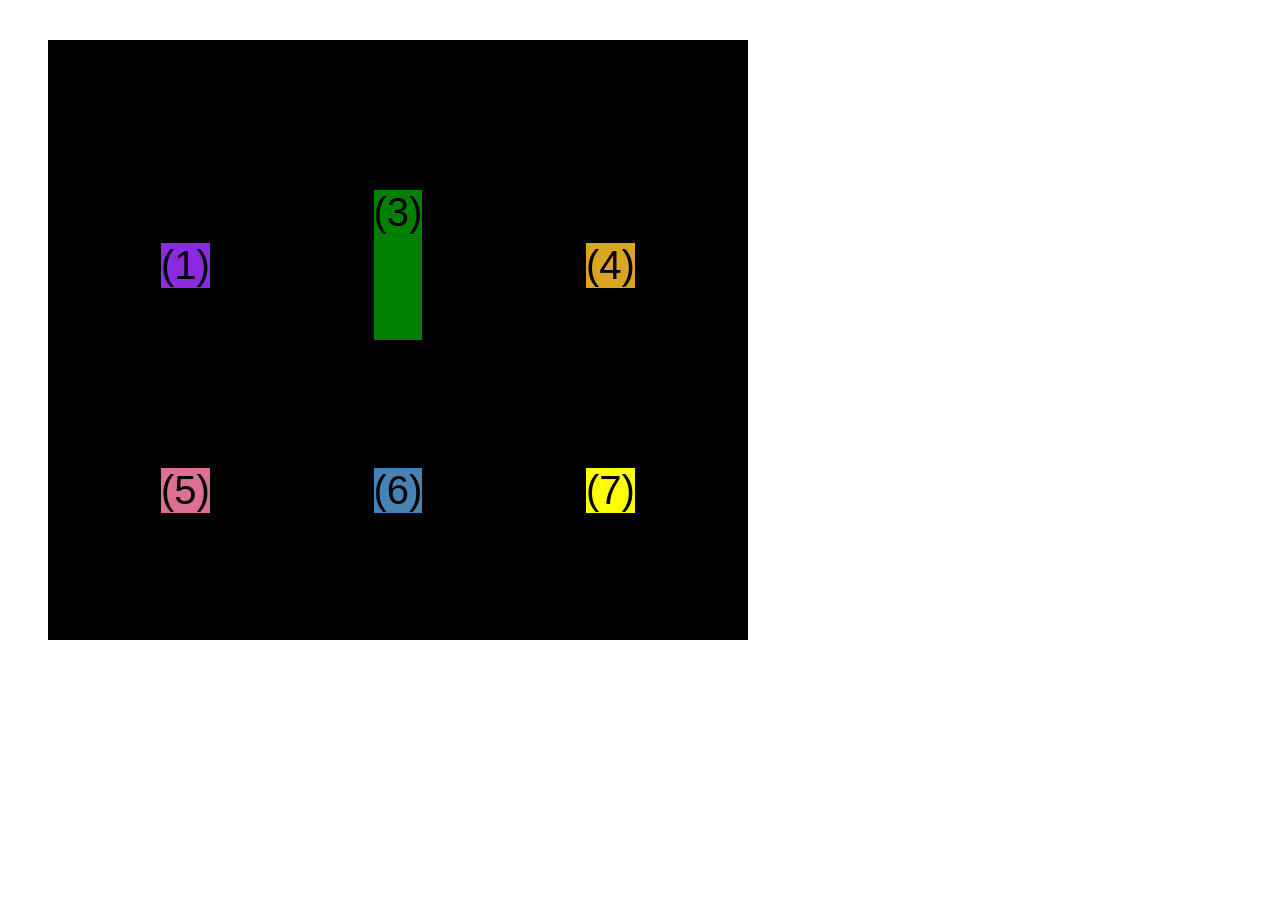
<file: Section-04-Layouts/code-snippets/css-grid.html>
<!doctype html>
<html lang="en">
  <head>
    <meta charset="UTF-8" />
    <meta http-equiv="X-UA-Compatible" content="IE=edge" />
    <meta name="viewport" content="width=device-width, initial-scale=1.0" />
    <title>CSS Grid</title>
    <style>
      .el--1 {
        background-color: blueviolet;
      }
      .el--2 {
        background-color: orangered;
      }
      .el--3 {
        background-color: green;
        height: 150px;
      }
      .el--4 {
        background-color: goldenrod;
      }
      .el--5 {
        background-color: palevioletred;
      }
      .el--6 {
        background-color: steelblue;
      }
      .el--7 {
        background-color: yellow;
      }
      .el--8 {
        background-color: crimson;
      }

      .container--1 {
        /* STARTER */
        font-family: sans-serif;
        background-color: #ddd;
        font-size: 30px;
        margin: 40px;

        /* CSS GRID */
        display: grid;
        /* grid-template-columns: 200px 200px 1fr 1fr; */
        /* grid-template-columns: 1fr 1fr 1fr auto; */
        grid-template-columns: repeat(4, 1fr);
        grid-template-rows: 1fr 1fr;
        /* height: 500px; */

        /* gap: 30px; */
        column-gap: 20px;
        row-gap: 40px;
        display: none;
      }

      .el--8 {
        grid-column: 2 / 3;
        grid-row: 1 / 2;
      }

      .el--2 {
        grid-row: 2 / 3;
        /* grid-column: 1 / 2; */
        /* grid-column: 1 / span 4; */
        grid-column: 1 / -1;
      }

      .el--6 {
        /* grid-row: 3 / 6; */
      }

      .container--2 {
        /* STARTER */
        font-family: sans-serif;
        background-color: black;
        font-size: 40px;
        margin: 40px;

        width: 700px;
        height: 600px;

        /* CSS GRID */
        display: grid;
        grid-template-columns: 125px 200px 125px;
        grid-template-rows: 250px 100px;
        gap: 50px;

        /* Aligning tracks inside container: distribute empty space */
        justify-content: center;
        /* justify-content: space-between; */

        align-content: center;

        /* Aligining items inside cell */
        align-items: center; /* vertical */
        justify-items: center; /* horizontal */
      }

      .el--3 {
        align-self: center;
        justify-self: center;
      }
    </style>
  </head>
  <body>
    <div class="container--1">
      <div class="el el--1">(1) HTML</div>
      <div class="el el--2">(2) and</div>
      <div class="el el--3">(3) CSS</div>
      <div class="el el--4">(4) are</div>
      <div class="el el--5">(5) amazing</div>
      <div class="el el--6">(6) languages</div>
      <!-- <div class="el el--7">(7) to</div> -->
      <div class="el el--8">(8) learn</div>
    </div>

    <div class="container--2">
      <div class="el el--1">(1)</div>
      <div class="el el--3">(3)</div>
      <div class="el el--4">(4)</div>
      <div class="el el--5">(5)</div>
      <div class="el el--6">(6)</div>
      <div class="el el--7">(7)</div>
    </div>
  </body>
</html>
</file>
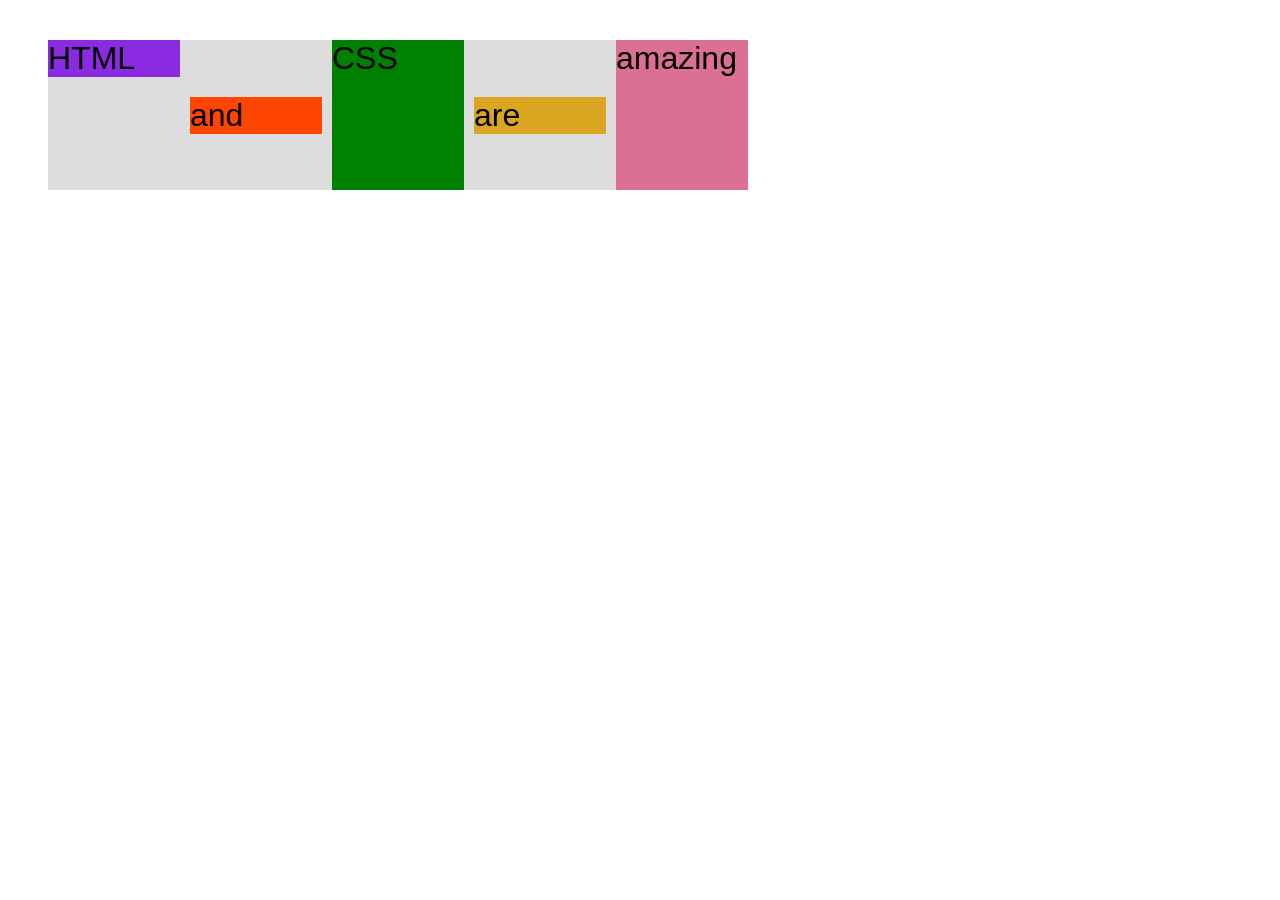
<file: Section-04-Layouts/code-snippets/flexbox.html>
<!doctype html>
<html lang="en">
  <head>
    <meta charset="UTF-8" />
    <meta http-equiv="X-UA-Compatible" content="IE=edge" />
    <meta name="viewport" content="width=device-width, initial-scale=1.0" />
    <title>Flexbox</title>
    <style>
      .el--1 {
        background-color: blueviolet;
      }
      .el--2 {
        background-color: orangered;
      }
      .el--3 {
        background-color: green;
        height: 150px;
      }
      .el--4 {
        background-color: goldenrod;
      }
      .el--5 {
        background-color: palevioletred;
      }
      .el--6 {
        background-color: steelblue;
      }
      .el--7 {
        background-color: yellow;
      }
      .el--8 {
        background-color: crimson;
      }

      .container {
        /* STARTER */
        font-family: sans-serif;
        background-color: #ddd;
        font-size: 32px;
        margin: 40px;
        width: 700px;

        /* FLEXBOX */
        display: flex;
        align-items: center;
        /* strech is default where height is same of all elements */
        justify-content: flex-start;
        gap: 10px;
      }

      .el {
        /* DEFAULTS
        flex-grow: 0;
        flex-shrink: 1;
        flex-basis: auto; */

        /* flex-basis: 200px; */
        /* flex-shrink: 0; */
        /* flex: 0 0 200px; */
        /* flex-grow: 1; */
        flex: 1;
      }

      .el--1 {
        align-self: flex-start;
        /* flex-grow: 2; */
        /* order: 2; */
      }

      .el--5 {
        align-self: stretch;
        order: 1;
      }

      .el--6 {
        order: -1;
      }
    </style>
  </head>
  <body>
    <div class="container">
      <div class="el el--1">HTML</div>
      <div class="el el--2">and</div>
      <div class="el el--3">CSS</div>
      <div class="el el--4">are</div>
      <div class="el el--5">amazing</div>
      <!-- <div class="el el--6">languages</div> -->
      <!-- <div class="el el--7">to</div>
      <div class="el el--8">learn</div> -->
    </div>
  </body>
</html>
</file>
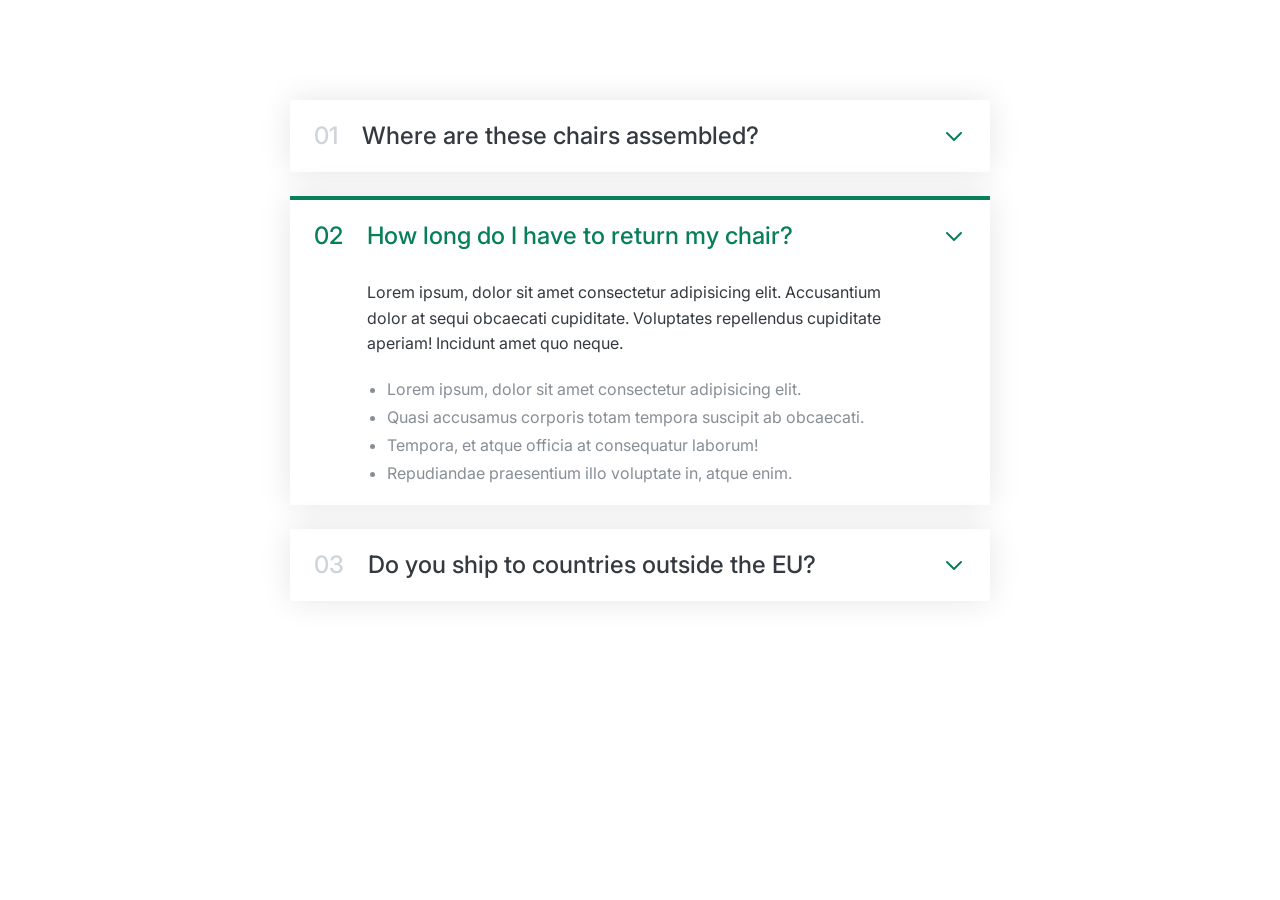
<file: Section-06-Components_and_Layout_Patterns/code-snippets/01-accordion.html>
<!DOCTYPE html>
<html lang="en">
  <head>
    <meta charset="UTF-8" />
    <meta http-equiv="X-UA-Compatible" content="IE=edge" />
    <meta name="viewport" content="width=device-width, initial-scale=1.0" />
    <link
      href="https://fonts.googleapis.com/css2?family=Inter:wght@400;500;700&display=swap"
      rel="stylesheet"
    />

    <title>Accordion Component</title>

    <style>
      /*
      SPACING SYSTEM (px)
      2 / 4 / 8 / 12 / 16 / 24 / 32 / 48 / 64 / 80 / 96 / 128
      FONT SIZE SYSTEM (px)
      10 / 12 / 14 / 16 / 18 / 20 / 24 / 30 / 36 / 44 / 52 / 62 / 74 / 86 / 98
      */
      /* 
      MAIN COLOR: #087f5b
      GREY COLOR: #343a40
      */

      * {
        margin: 0;
        padding: 0;
        box-sizing: border-box;
      }

      body {
        font-family: "Inter", sans-serif;
        color: #343a40;
        line-height: 1;
      }

      .accordion {
        width: 700px;
        margin: 100px auto;

        display: flex;
        flex-direction: column;
        gap: 24px;
      }

      .item {
        box-shadow: 0 0 32px rgba(0, 0, 0, 0.1);
        padding: 24px;

        display: grid;
        grid-template-columns: auto 1fr auto;
        column-gap: 24px;
        row-gap: 32px;
        align-items: center;
      }

      .number,
      .text {
        font-size: 24px;
        font-weight: 500;
        /* color: #087f5b; */
      }

      .number {
        color: #ced4da;
      }

      .icon {
        width: 24px;
        heigh: 24px;
        stroke: #087f5b;
      }

      .hidden-box {
        grid-column: 2;
        display: none;
      }

      .hidden-box p {
        line-height: 1.6;
        margin-bottom: 24px;
      }

      .hidden-box ul {
        color: #868e96;
        margin-left: 20px;

        display: flex;
        flex-direction: column;
        gap: 12px;
      }

      /* OPEN STATE */
      .open {
        border-top: 4px solid #087f5b;
      }

      .open .hidden-box {
        display: block;
      }

      .open .number,
      .open .text {
        color: #087f5b;
      }
    </style>
  </head>
  <body>
    <div class="accordion">
      <div class="item">
        <p class="number">01</p>
        <p class="text">Where are these chairs assembled?</p>
        <svg
          xmlns="http://www.w3.org/2000/svg"
          class="icon"
          fill="none"
          viewBox="0 0 24 24"
          stroke="currentColor"
        >
          <path
            stroke-linecap="round"
            stroke-linejoin="round"
            stroke-width="2"
            d="M19 9l-7 7-7-7"
          />
        </svg>
        <div class="hidden-box">
          <p>
            Lorem ipsum, dolor sit amet consectetur adipisicing elit.
            Accusantium dolor at sequi obcaecati cupiditate. Voluptates
            repellendus cupiditate aperiam! Incidunt amet quo neque.
          </p>
          <ul>
            <li>Lorem ipsum, dolor sit amet consectetur adipisicing elit.</li>
            <li>
              Quasi accusamus corporis totam tempora suscipit ab obcaecati.
            </li>
            <li>Tempora, et atque officia at consequatur laborum!</li>
            <li>Repudiandae praesentium illo voluptate in, atque enim.</li>
          </ul>
        </div>
      </div>

      <div class="item open">
        <p class="number">02</p>
        <p class="text">How long do I have to return my chair?</p>
        <svg
          xmlns="http://www.w3.org/2000/svg"
          class="icon"
          fill="none"
          viewBox="0 0 24 24"
          stroke="currentColor"
        >
          <path
            stroke-linecap="round"
            stroke-linejoin="round"
            stroke-width="2"
            d="M19 9l-7 7-7-7"
          />
        </svg>
        <div class="hidden-box">
          <p>
            Lorem ipsum, dolor sit amet consectetur adipisicing elit.
            Accusantium dolor at sequi obcaecati cupiditate. Voluptates
            repellendus cupiditate aperiam! Incidunt amet quo neque.
          </p>
          <ul>
            <li>Lorem ipsum, dolor sit amet consectetur adipisicing elit.</li>
            <li>
              Quasi accusamus corporis totam tempora suscipit ab obcaecati.
            </li>
            <li>Tempora, et atque officia at consequatur laborum!</li>
            <li>Repudiandae praesentium illo voluptate in, atque enim.</li>
          </ul>
        </div>
      </div>

      <div class="item">
        <p class="number">03</p>
        <p class="text">Do you ship to countries outside the EU?</p>
        <svg
          xmlns="http://www.w3.org/2000/svg"
          class="icon"
          fill="none"
          viewBox="0 0 24 24"
          stroke="currentColor"
        >
          <path
            stroke-linecap="round"
            stroke-linejoin="round"
            stroke-width="2"
            d="M19 9l-7 7-7-7"
          />
        </svg>
        <div class="hidden-box">
          <p>
            Lorem ipsum, dolor sit amet consectetur adipisicing elit.
            Accusantium dolor at sequi obcaecati cupiditate. Voluptates
            repellendus cupiditate aperiam! Incidunt amet quo neque.
          </p>
          <ul>
            <li>Lorem ipsum, dolor sit amet consectetur adipisicing elit.</li>
            <li>
              Quasi accusamus corporis totam tempora suscipit ab obcaecati.
            </li>
            <li>Tempora, et atque officia at consequatur laborum!</li>
            <li>Repudiandae praesentium illo voluptate in, atque enim.</li>
          </ul>
        </div>
      </div>
    </div>
  </body>
</html>
</file>
<file: Section-03-CSS_Fundamentals/code-snippets/style.css>
* {
  /* border-top: 10px solid #1098ad; */
  margin: 0;
  padding: 0;
}

body {
  color: #444;
  font-family: sans-serif;

  border-top: 10px solid #1098ad;
  /* margin: 0; */
  position: relative;
}

.container {
  width: 800px;
  /* margin-left: auto;
  margin-right: auto; */
  margin: 0 auto;
}

.main-header {
  background-color: #f7f7f7;
  /* padding: 20px;
  padding-left: 40px;
  padding-right: 40px; */
  padding: 20px 40px;
  margin-bottom: 60px;
  /* height: 80px; */
}

nav {
  font-size: 18px;
  text-align: center;
}

article {
  margin-bottom: 60px;
}

.post-header {
  margin-bottom: 40px;
}

aside {
  background-color: #f7f7f7;
  border-top: 5px solid #1098ad;
  border-bottom: 5px solid #1098ad;
  padding-top: 50px;
  padding-bottom: 50px;
  padding: 50px 0;
  width: 500px;
  /* Top-bottom value is 50px and left-right value is 0 */
}

h1,
h2,
h3 {
  color: #1098ad;
}

h1 {
  font-size: 26px;
  /* font-family: sans-serif; */
  text-transform: uppercase;
  font-style: italic;
}

h2 {
  font-size: 40px;
  /* font-family: sans-serif; */
  margin-bottom: 30px;
}

h3 {
  font-size: 30px;
  /* font-family: sans-serif; */
  margin-bottom: 20px;
  margin-top: 40px;
}

h4 {
  font-size: 20px;
  /* font-family: sans-serif; */
  text-transform: uppercase;
  text-align: center;
}

p {
  font-size: 22px;
  /* font-family: sans-serif; */
  line-height: 1.5;
  margin-bottom: 15px;
}

ul,
ol {
  margin-left: 50px;
  margin-bottom: 20px;
}

li {
  /* font-family: sans-serif; */
  font-size: 20px;
  margin-bottom: 10px;
}

li:last-child {
  margin-bottom: 0;
}

/* footer p {
  font-size: 16px;
} */

/* header p {
  font-style: italic;
} */

#author {
  font-style: italic;
  font-size: 18px;
}

#copyright {
  font-size: 16px;
}

.related-author {
  font-size: 18px;
  font-weight: bold;
}

.related {
  list-style: none;
}

/* body {
  background-color: blue;
} */

/* .first-li {
  font-weight: bold;
} */

li:first-child {
  font-style: italic;
}

/* li:nth-child(even) {
  color: red;
} */

/* Misconception this won't work */
article p:first-child {
  color: red;
}

/* Styling links */
a:link {
  color: #1098ad;
  text-decoration: none;
}

a:visited {
  color: #1098ad;
}

a:hover {
  color: orangered;
  font-weight: bold;
  text-decoration: underline orangered;
}

a:active {
  background-color: black;
  font-style: italic;
}
/* LVHA */

.post-img {
  width: 100%;
  height: auto;
}

nav a:link {
  /* background-color: orangered;
  display: block;
  padding: 20px;
  margin: 20px; */

  display: inline-block;
  margin-right: 30px;
  margin-top: 10px;
  text-align: center;
}

nav a:link:last-child {
  margin-right: 0;
}

button {
  font-size: 22px;
  padding: 20px;
  cursor: pointer;

  position: absolute;
  /* top: 50px;
  left: 50px; */

  bottom: 50px;
  right: 50px;
}

/* button:hover {
  cursor: pointer;
} */

h1::first-letter {
  font-style: normal;
  margin-right: 5px;
}

/* h3 + p::first-line {
  color: red;
} */

h2 {
  position: relative;
}

h2::after {
  content: "TOP";
  background-color: #ffe70e;
  color: #444;
  font-size: 16px;
  font-weight: bold;
  display: inline-block;
  padding: 5px 10px;
  position: absolute;
  top: -10px;
  right: -25px;
}

/* Resolving conflicts */
/* #copyright {
  color: red;
}

.copyright {
  color: blue;
}

.text {
  color: yellow;
}

footer p {
  color: green;
} */

/* nav a {
  font-size: 25px;
} */
</file>
<file: Section-04-Layouts/code-snippets/style.css>
* {
  /* border-top: 10px solid #1098ad; */
  margin: 0;
  padding: 0;
  box-sizing: border-box;
}

/* PAGE SECTIONS */
body {
  color: #444;
  font-family: sans-serif;

  border-top: 10px solid #1098ad;
  position: relative;
}

.container {
  width: 1200px;
  /* margin-left: auto;
  margin-right: auto; */
  margin: 0 auto;
}

.main-header {
  background-color: #f7f7f7;
  /* padding: 20px;
  padding-left: 40px;
  padding-right: 40px; */
  padding: 20px 40px;
  /* margin-bottom: 60px; */
  /* height: 80px; */
}

nav {
  font-size: 18px;
  /* text-align: center; */
}

article {
  margin-bottom: 60px;
}

.post-header {
  margin-bottom: 40px;
  /* position: relative; */
}

aside {
  background-color: #f7f7f7;
  border-top: 5px solid #1098ad;
  border-bottom: 5px solid #1098ad;
  padding: 50px 40px;
}

/* SMALLER ELEMENTS */
h1,
h2,
h3 {
  color: #1098ad;
}

h1 {
  font-size: 26px;
  text-transform: uppercase;
  font-style: italic;
}

h2 {
  font-size: 40px;
  margin-bottom: 30px;
}

h3 {
  font-size: 30px;
  margin-bottom: 20px;
  margin-top: 40px;
}

h4 {
  font-size: 20px;
  text-transform: uppercase;
  text-align: center;
  margin-bottom: 30px;
}

p {
  font-size: 22px;
  line-height: 1.5;
  margin-bottom: 15px;
}

ul,
ol {
  margin-left: 50px;
  margin-bottom: 20px;
}

li {
  font-size: 20px;
  margin-bottom: 10px;
  /* display: inline; */
}

li:last-child {
  margin-bottom: 0;
}

/* footer p {
  font-size: 16px;
} */

/* article header p {
  font-style: italic;
} */

#author {
  font-style: italic;
  font-size: 18px;
}

#copyright {
  font-size: 16px;
}

.related-author {
  font-size: 18px;
  font-weight: bold;
}

/* ul {
  list-style: none;
} */

.related {
  list-style: none;
  margin-left: 0;
}

body {
  /* background-color: orangered; */
}

/* .first-li {
  font-weight: bold;
} */

li:first-child {
  font-weight: bold;
}

li:last-child {
  font-style: italic;
}

li:nth-child(even) {
  /* color: red; */
}

/* Misconception: this won't work! */
article p:first-child {
  color: red;
}

/* Styling links */
a:link {
  color: #1098ad;
  text-decoration: none;
}

a:visited {
  /* color: #777; */
  color: #1098ad;
}

a:hover {
  color: orangered;
  font-weight: bold;
  text-decoration: underline orangered;
}

a:active {
  background-color: black;
  font-style: italic;
}
/* LVHA */

.post-img {
  width: 100%;
  height: auto;
}

nav a:link {
  /* background-color: orangered;
  margin: 20px;
  padding: 20px;

  display: block; */

  margin-right: 30px;
  margin-top: 10px;
  display: inline-block;
}

nav a:link:last-child {
  margin-right: 0;
}

button {
  font-size: 22px;
  padding: 20px;
  cursor: pointer;

  position: absolute;
  /* top: 50px;
  left: 50px; */
  bottom: 50px;
  right: 50px;
}

h1::first-letter {
  font-style: normal;
  margin-right: 5px;
}

h3 + p::first-line {
  /* color: red; */
}

h2 {
  /* background-color: orange; */
  position: relative;
}

h2::before {
  content: "TOP";
  background-color: #ffe70e;
  color: #444;
  font-size: 16px;
  font-weight: bold;
  display: inline-block;
  padding: 5px 10px;
  position: absolute;
  top: -10px;
  right: -25px;
}

/* Resolving conflicts */
/* #copyright {
  color: red;
}

.copyright {
  color: blue;
}

.text {
  color: yellow;
}

footer p {
  color: green !important;
} */

/* nav a:link,
nav p {
  font-size: 18px;
} */

/* FLOATS */
/* .author-img {
  float: left;
  margin-bottom: 20px;
}

.author {
  padding-left: 80px;
  margin-top: 10px;
  margin-left: 20px;
  float: left;
}

h1 {
  float: left;
}

nav {
  float: right;
}

.clear {
  clear: both;
}

.clearfix::after {
  clear: both;
  content: "";
  display: block;
}

article {
  background-color: green;
  width: 825px;
  float: left;
}
aside {
  background-color: red;
  width: 300px;
  float: right;
}

footer {
  background-color: yellow;
  clear: both;
} */

/* FLEXBOX */
.main-header {
  display: flex;
  align-items: center;
  justify-content: space-between;
}

.author-box {
  display: flex;
  align-items: center;
  /* justify-content: space-between; */
  margin-bottom: 15px;
}

.author {
  margin-bottom: 0;
  margin-left: 15px;
}

.related-post {
  display: flex;
  align-items: center;
  gap: 20px;
  margin-bottom: 30px;
}

.related-link:link {
  font-size: 17px;
  font-weight: bold;
  font-style: normal;
  margin-bottom: 5px;
  display: block;
}

.related-author {
  margin-bottom: 0;
  font-size: 14px;
  font-weight: normal;
  font-style: italic;
}

/* FLEXBOX LAYOUT */
/* 
.row {
  display: flex;
  gap: 75px;
  margin-bottom: 60px;
  align-items: flex-start;
}

article {
  flex: 1;
  margin-bottom: 0;
}

aside {
  flex: 0 0 300px;
} */

/* CSS GRID LAYOUT */
.container {
  display: grid;
  grid-template-columns: 1fr 300px;
  column-gap: 75px;
  row-gap: 60px;
  align-items: start;
}

.main-header {
  grid-column: 1 / -1;
}

article {
}

footer {
  grid-column: 1 / -1;
}
</file>
<file: Section-05-Web_Design_Rules_and_Framework/code-snippets/style.css>
/*
SPACING SYSTEM (px)
2 / 4 / 8 / 12 / 16 / 24 / 32 / 48 / 64 / 80 / 96 / 128

FONT SIZE SYSTEM (px)
10 / 12 / 14 / 16 / 18 / 20 / 24 / 30 / 36 / 44 / 52 / 62 / 74 / 86 / 98
*/

/* 
MAIN COLOR: #087f5b
GREY COLOR: #343a40
*/

* {
  margin: 0;
  padding: 0;
  box-sizing: border-box;
}

/* ------------------------ */
/* GENERAL STYLES */
/* ------------------------ */
body {
  font-family: "Inter", sans-serif;
  color: #343a40;
  border-bottom: 8px solid #087f5b;
}

.container {
  width: 960px;
  margin: 0 auto;
}

header,
section {
  margin-bottom: 96px;
}

h2 {
  margin-bottom: 48px;
  font-size: 36px;
  letter-spacing: -0.5px;
  /* 24 / 30 / 36 */
}

.grid-3-cols {
  display: grid;
  grid-template-columns: repeat(3, 1fr);
  column-gap: 80px;
}

.btn:link,
.btn:visited {
  background-color: #087f5b;
  color: #fff;
  text-decoration: none;
  text-transform: uppercase;
  font-weight: 500;

  display: inline-block;
  border-radius: 100px;
}

.btn:hover,
.btn:active {
  background-color: #099268;
}

.btn--big {
  font-size: 18px;
  padding: 16px 32px;
}

.btn--small {
  font-size: 14px;
  padding: 8px 12px;
}

img {
  border-radius: 12px;
}

/* ------------------------ */
/* COMPONENT STYLES */
/* ------------------------ */

/* HEADER */
header {
  display: grid;
  grid-template-columns: repeat(2, 1fr);
  column-gap: 80px;
  margin-top: 64px;
}

.header-text-box {
  align-self: center;
}

h1 {
  margin-bottom: 32px;
  font-size: 44px;
  line-height: 1.1;
  letter-spacing: -1px;
  /* 44 / 52 / 62 */

  /* text-shadow: 0 5px 5px rgba(0, 0, 0, 0.2); */
}

.header-text {
  margin-bottom: 24px;
  font-size: 18px;
  line-height: 1.7;
}

img {
  width: 100%;
}

/* FEATURES */
.features-icon {
  stroke: #087f5b;
  width: 32px;
  height: 32px;
  margin-bottom: 24px;
}

.features-title {
  margin-bottom: 16px;
  font-size: 20px;
}

.features-text {
  font-size: 18px;
  line-height: 1.7;
}

/* TESTIMONIAL */
.testimonial-section {
  background-color: #087f5b;
  color: #fff;
  padding: 24px;
  border-radius: 12px;
}

.testimonial-box {
  grid-column: 2 / -1;
  align-self: center;
}

.testimonial-box h2 {
  margin-bottom: 24px;
  /* 20 / 24 / 30 */
  font-size: 24px;
}

.testimonial-text {
  font-style: italic;
  margin-bottom: 24px;
  font-size: 18px;
  line-height: 1.7;
  color: #e6fcf5;
}

.testimonial-author {
  color: #c3fae8;
}

/* CHAIRS */
.chair {
  box-shadow: 0 20px 30px 0 rgba(0, 0, 0, 0.07);
  border-radius: 12px;
}

.chair img {
  border-bottom-left-radius: 0;
  border-bottom-right-radius: 0;
}

.chair-box {
  padding: 32px;
}

h3 {
  margin-bottom: 24px;
  font-size: 20px;
}

.chair-details {
  list-style: none;
  margin-bottom: 48px;
}

.chair-details li {
  display: flex;
  align-items: center;
  gap: 12px;
  margin-bottom: 16px;
}

.chair-details li:last-child {
  margin-bottom: 0;
}

.chair-icon {
  stroke: #087f5b;
  width: 24px;
  height: 24px;
}

.chair-price {
  display: flex;
  justify-content: space-between;
  align-items: center;
  font-size: 20px;
}

footer {
  margin-bottom: 48px;
  font-size: 14px;
  color: #495057;
}
</file>
